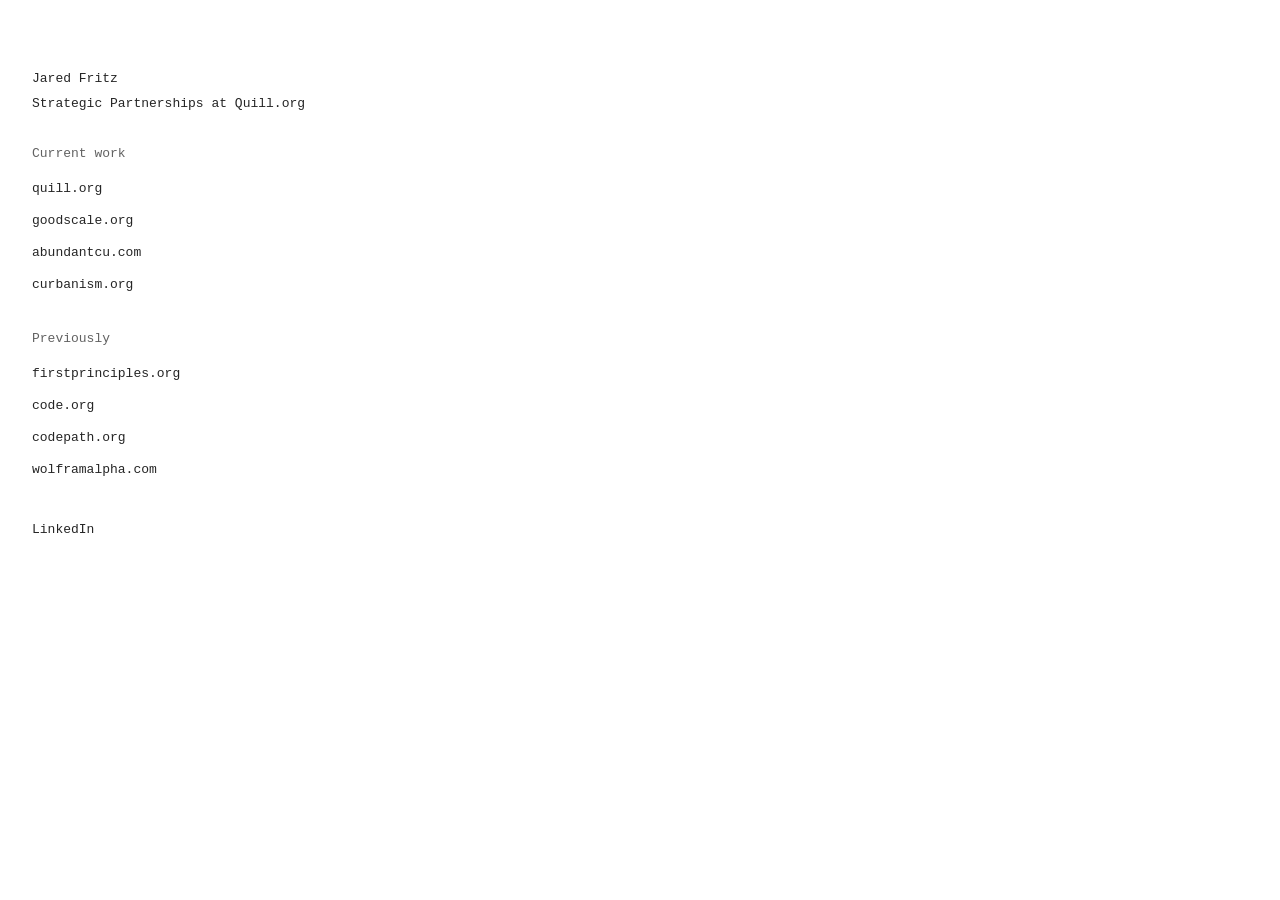
<file: index.html>
<!doctype html>
<html lang="en">
<head>
<meta charset="utf-8"><meta name="viewport" content="width=device-width,initial-scale=1">
<title>Jared Fritz</title><meta name="description" content="Current work, previous organizations, and links to find Jared Fritz online.">
<link rel="stylesheet" href="assets/site.css">
<style>
.home-name{margin-bottom:4px}
.home-role{margin:0 0 28px;max-width:100%;overflow-wrap:break-word}
.home-role a{display:inline-block}
.home-main a{text-decoration:none;text-decoration-thickness:1px;text-underline-offset:4px}
.home-main a:hover{text-decoration:underline;text-decoration-thickness:1px;text-decoration-style:solid;text-underline-offset:4px}
.home-main a:focus-visible{outline:2px solid #205d4d;outline-offset:4px;border-radius:2px;text-decoration:underline;text-decoration-thickness:1px;text-underline-offset:4px}
@media(pointer:coarse){.home-links a{min-height:44px}.home-role a{min-height:44px;display:inline-flex;align-items:center}}
@media(prefers-reduced-motion:no-preference){.home-main a{transition:color .15s ease,text-decoration-color .15s ease}}
.work-group{margin:0 0 28px}
.work-group h2{font:inherit;margin:0 0 8px;color:#626262}
</style>
<link rel="icon" href="/favicon.ico" sizes="16x16 32x32 48x48">
<link rel="icon" href="/favicon.svg" type="image/svg+xml" sizes="any">
<link rel="apple-touch-icon" href="/apple-touch-icon.png" sizes="180x180">
<link rel="manifest" href="/site.webmanifest">

<link rel="canonical" href="https://jaredfritz.com/">
<meta property="og:type" content="website">
<meta property="og:site_name" content="Jared Fritz">
<meta property="og:title" content="Jared Fritz">
<meta property="og:description" content="Current work, previous organizations, and links to find Jared Fritz online.">
<meta property="og:url" content="https://jaredfritz.com/">
<meta property="og:image" content="https://jaredfritz.com/assets/brand/social-preview.png">
<meta property="og:image:type" content="image/png">
<meta property="og:image:width" content="1200">
<meta property="og:image:height" content="630">
<meta property="og:image:alt" content="Jared Fritz with the geometric JF monogram on a white background">
<meta name="twitter:card" content="summary_large_image">
<meta name="twitter:title" content="Jared Fritz">
<meta name="twitter:description" content="Current work, previous organizations, and links to find Jared Fritz online.">
<meta name="twitter:image" content="https://jaredfritz.com/assets/brand/social-preview.png">
<meta name="twitter:image:alt" content="Jared Fritz with the geometric JF monogram on a white background">
</head>
<body class="home-page">
<main class="home-main">
<h1 class="home-name">Jared Fritz</h1>
<p class="home-role">Strategic Partnerships at <a href="https://quill.org">Quill.org</a></p>
<section class="work-group" aria-label="Current work">
<h2>Current work</h2>
<nav class="home-links" aria-label="Current work links">
<a href="https://quill.org">quill.org</a>
<a href="https://goodscale.org">goodscale.org</a>
<a href="https://abundantcu.com">abundantcu.com</a>
<a href="https://curbanism.org">curbanism.org</a>
</nav>
</section>
<section class="work-group" aria-label="Previously">
<h2>Previously</h2>
<nav class="home-links" aria-label="Previously links">
<a href="https://firstprinciples.org">firstprinciples.org</a>
<a href="https://code.org">code.org</a>
<a href="https://codepath.org">codepath.org</a>
<a href="https://wolframalpha.com">wolframalpha.com</a>
</nav>
</section>
<nav class="home-links" aria-label="Personal links">
<a href="https://www.linkedin.com/in/jaredfritz">LinkedIn</a>
</nav>
</main>
</body>
</html>
</file>
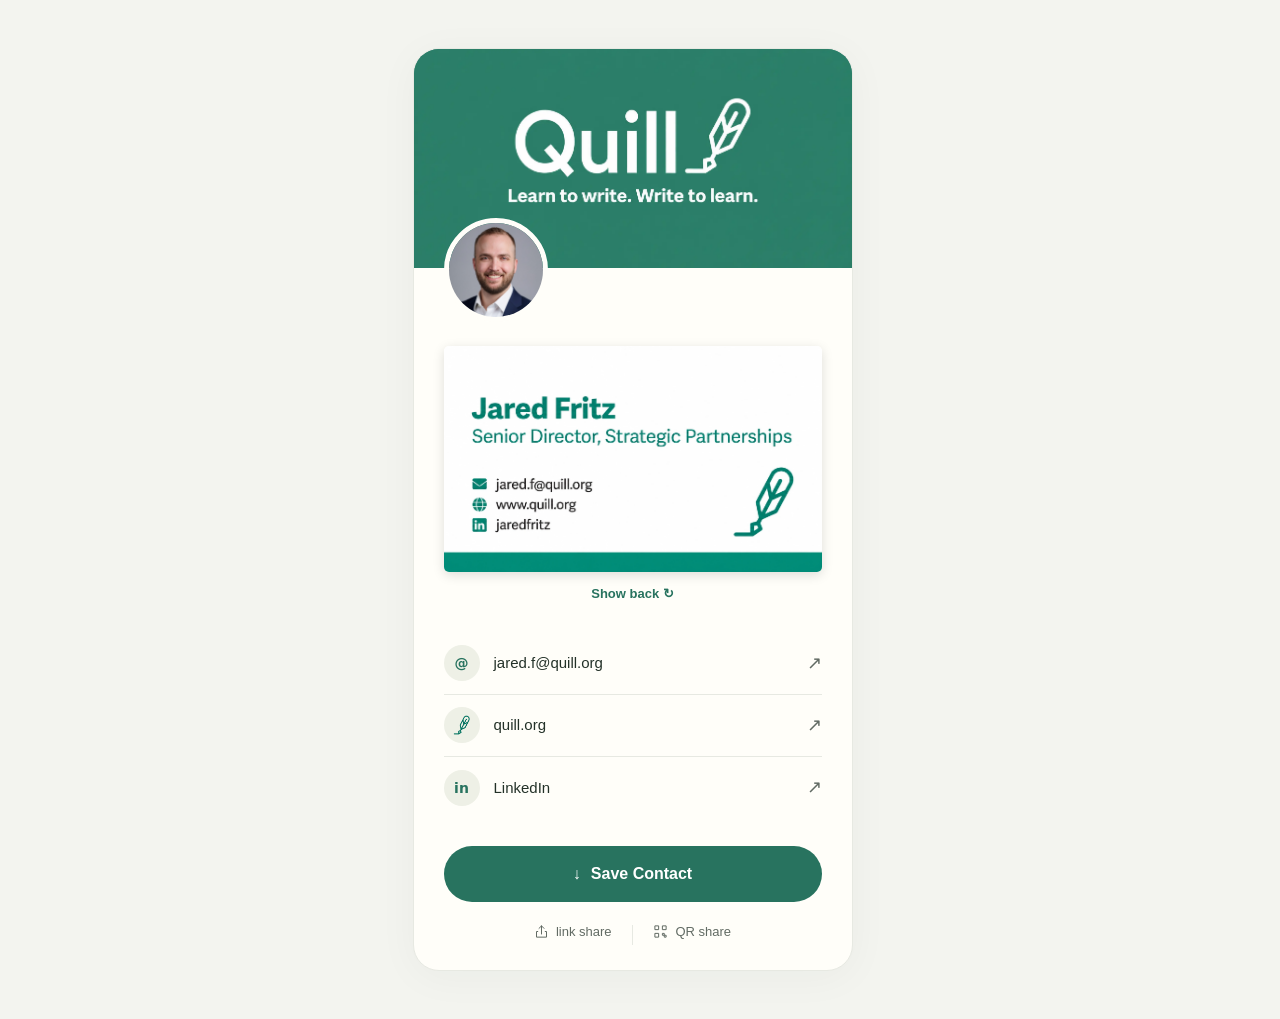
<file: card/index.html>
<!doctype html>
<html lang="en">
<head>
<meta charset="utf-8"><meta name="viewport" content="width=device-width,initial-scale=1">
<meta name="robots" content="noindex, nofollow, noarchive, nosnippet, noimageindex">
<meta name="referrer" content="no-referrer">
<meta name="description" content="Connect with Jared Fritz and save his contact details."><title>Jared Fritz — Card</title>
<link rel="stylesheet" href="../assets/site.css"><script defer src="../assets/contact.js"></script>
<link rel="icon" href="/favicon.ico" sizes="16x16 32x32 48x48">
<link rel="icon" href="/favicon.svg" type="image/svg+xml" sizes="any">
<link rel="apple-touch-icon" href="/apple-touch-icon.png" sizes="180x180">
<link rel="manifest" href="/site.webmanifest">

<link rel="canonical" href="https://jaredfritz.com/card/">
<meta property="og:type" content="website">
<meta property="og:site_name" content="Jared Fritz">
<meta property="og:title" content="Jared Fritz — Card">
<meta property="og:description" content="Connect with Jared Fritz and save his contact details.">
<meta property="og:url" content="https://jaredfritz.com/card/">
<meta property="og:image" content="https://jaredfritz.com/assets/brand/social-preview.png">
<meta property="og:image:type" content="image/png">
<meta property="og:image:width" content="1200">
<meta property="og:image:height" content="630">
<meta property="og:image:alt" content="Jared Fritz with the geometric JF monogram on a white background">
<meta name="twitter:card" content="summary_large_image">
<meta name="twitter:title" content="Jared Fritz — Card">
<meta name="twitter:description" content="Connect with Jared Fritz and save his contact details.">
<meta name="twitter:image" content="https://jaredfritz.com/assets/brand/social-preview.png">
<meta name="twitter:image:alt" content="Jared Fritz with the geometric JF monogram on a white background">
</head>
<body>
<main class="contact-card" aria-labelledby="name">
<div class="cover" id="cover"><span class="cover-placeholder">Cover photo to come</span></div>
<div class="card-body">
<div class="identity-top"><div class="portrait" id="portrait" aria-label="Profile photo placeholder">JF</div></div>
<h1 class="sr-only" id="name">Jared Fritz</h1>

<section class="physical-card" aria-label="Physical business card">
<details class="card-flip" id="card-flip">
<summary aria-label="Flip business card">
<span class="card-flip-inner">
<img class="card-face card-front" src="../assets/business-card-front.webp" alt="Jared Fritz, Senior Director, Strategic Partnerships. jared.f@quill.org. www.quill.org. LinkedIn: jaredfritz.">
<img class="card-face card-back" aria-hidden="true" src="../assets/business-card-back.webp" alt="Quill. Learn to write. Write to learn.">
</span>
<span class="flip-hint"><span class="show-back">Show back ↻</span><span class="show-front">Show front ↻</span></span>
</summary>
</details>

</section>
<nav class="contact-links" id="links" aria-label="Contact options"></nav>
<p class="status" id="status" role="status" aria-live="polite"></p>
<div class="actions"><button class="save" id="save" type="button"><span aria-hidden="true">↓</span> Save Contact</button></div>
<div class="share-actions">
<button class="share-card" id="share-card" type="button"><svg aria-hidden="true" viewBox="0 0 24 24" width="15" height="15" fill="none" stroke="currentColor" stroke-width="1.6" stroke-linecap="round" stroke-linejoin="round"><path d="M12 16V3m-4 4 4-4 4 4M6 12H4v9h16v-9h-2"/></svg> link share</button>
<span class="share-divider" aria-hidden="true"></span>
<button class="share-card" id="share-qr" type="button" aria-haspopup="dialog" aria-controls="qr-share"><svg aria-hidden="true" viewBox="0 0 24 24" width="15" height="15" fill="none" stroke="currentColor" stroke-width="1.6"><path d="M3 3h6v6H3zM15 3h6v6h-6zM3 15h6v6H3zM15 15h3v3h-3zM18 18h3v3h-3z"/></svg> QR share</button>
<input id="share-url" class="share-url" type="text" readonly hidden aria-label="Card link to copy">
</div>




</div>
</main>
<dialog class="qr-share" id="qr-share" aria-label="QR code to share Jared Fritz’s card">
<button class="qr-close" id="qr-close" type="button" aria-label="Close QR code" autofocus><svg aria-hidden="true" viewBox="0 0 24 24" width="18" height="18" fill="none" stroke="currentColor" stroke-width="1.6"><path d="m6 6 12 12M18 6 6 18"/></svg></button>
<img src="../assets/card-qr.svg" width="264" height="264" alt="QR code for https://jaredfritz.com/card/">
</dialog>
<dialog class="card-welcome" id="card-welcome" tabindex="-1" style="outline:none" aria-label="Welcome — Jared Fritz business card">
<div class="welcome-content">
<div class="welcome-card" id="welcome-card">
<div class="welcome-rotor">
<img class="welcome-face welcome-logo" src="../assets/business-card-back.webp" alt="Quill. Learn to write. Write to learn.">
<img class="welcome-face welcome-contact" src="../assets/business-card-front.webp" alt="Jared Fritz, Senior Director, Strategic Partnerships. jared.f@quill.org. www.quill.org. LinkedIn: jaredfritz." aria-hidden="true">
</div>
</div>


</div>
</dialog>
</body>
</html>
</file>
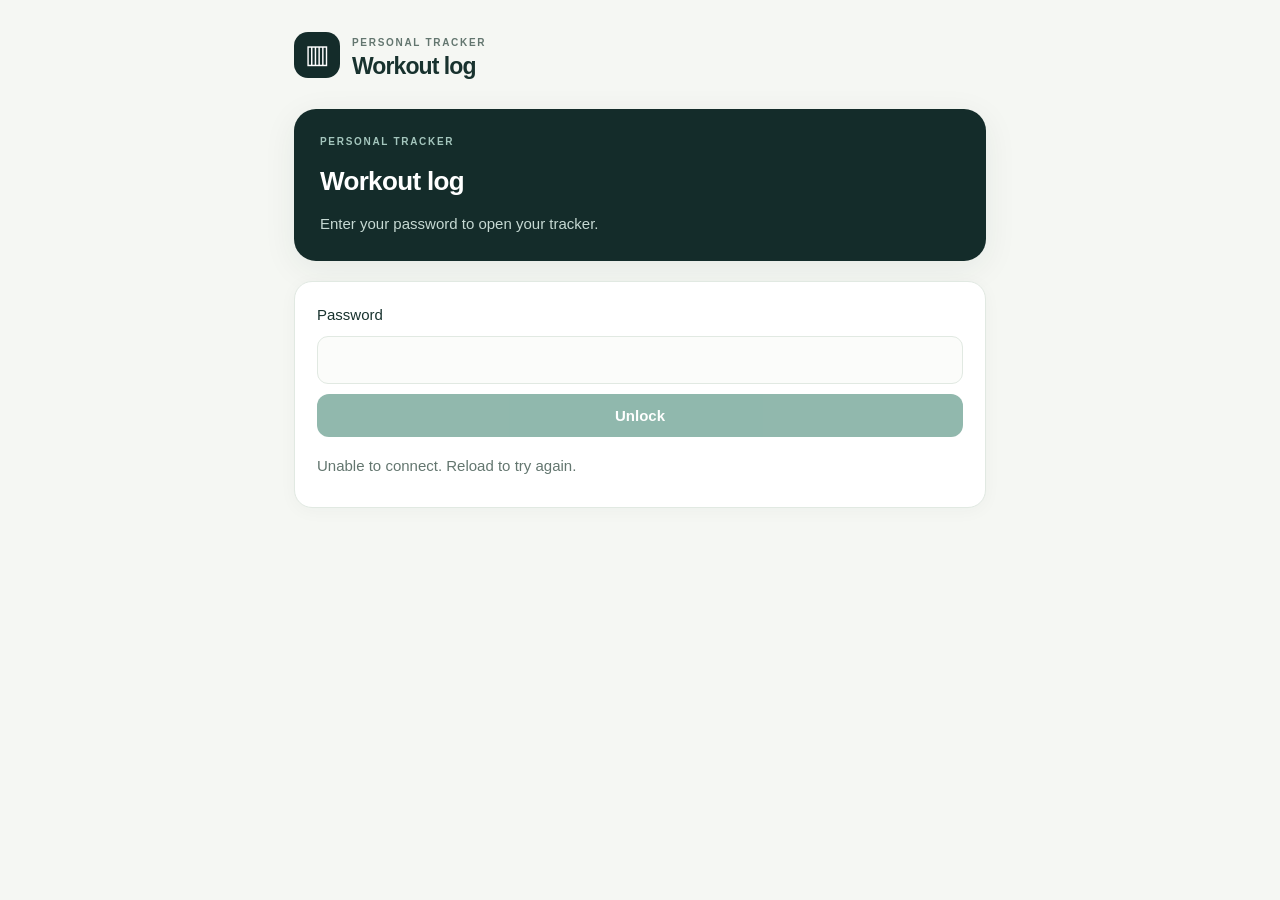
<file: workout/index.html>
<!doctype html>
<html lang="en">
<head>
<meta charset="utf-8">
<meta name="viewport" content="width=device-width,initial-scale=1,viewport-fit=cover">
<meta name="robots" content="noindex,nofollow,noarchive,nosnippet,noimageindex">
<meta name="referrer" content="no-referrer">
<meta name="theme-color" content="#142c2a">
<title>Workout Log</title>
<link rel="icon" href="/favicon.svg" type="image/svg+xml">
<link rel="manifest" href="./manifest.webmanifest">
<link rel="stylesheet" href="./style.css">
</head>
<body>
<div class="app">
  <header class="topbar">
    <div class="brand"><span class="brand-icon">▥</span><div><span class="eyebrow">PERSONAL TRACKER</span><h1>Workout log</h1></div></div>
    <button class="icon-btn" id="account-button" data-act="account" aria-label="Account and sync settings" title="Account">⚙</button>
  </header>
  <div id="sync-banner" class="sync-banner" role="status" aria-live="polite"></div>
  <main id="screen" class="main"></main>
  <nav class="bottom-nav" aria-label="App navigation">
    <button data-nav="today" class="active"><span class="nav-icon">▤</span>Today</button>
    <button data-nav="history"><span class="nav-icon">◷</span>History</button>
    <button data-nav="progress"><span class="nav-icon">↗</span>Progress</button>
  </nav>
</div>
<dialog id="exercise-dialog" class="dialog" aria-labelledby="exercise-dialog-title">
  <div class="dialog-head"><h2 id="exercise-dialog-title">Add exercise</h2><button data-act="close-exercises" aria-label="Close" class="icon-btn">✕</button></div>
  <input type="search" id="exercise-search" class="search" placeholder="Search exercises" autocomplete="off" aria-label="Search exercises">
  <div class="exercise-sort"><label for="exercise-sort">Sort exercises</label><select id="exercise-sort"><option value="name">Name (A–Z)</option><option value="oldest">Last logged: oldest first</option><option value="newest">Last logged: newest first</option></select></div>
  <div id="exercise-filters" class="filters"></div>
  <div id="exercise-list" class="exercise-list"></div>
  <form id="custom-exercise-form" class="custom-form">
    <label for="custom-name">New exercise</label>
    <div class="inline"><input id="custom-name" name="name" maxlength="80" required placeholder="Exercise name"><select id="custom-category" name="category" aria-label="Category"><option>Push</option><option>Pull</option><option>Legs</option><option>Shoulders</option><option>Arms</option><option>Cardio</option><option>Core</option><option>Other</option></select></div>
    <button type="submit" class="btn light full">Create and add</button>
  </form>
</dialog>
<dialog id="account-dialog" class="dialog" aria-labelledby="account-title">
  <div class="dialog-head"><h2 id="account-title">Settings & sync</h2><button data-act="close-account" class="icon-btn" aria-label="Close">✕</button></div>
  <div id="account-content"></div>
</dialog>
<input type="file" id="import-file" accept=".json,application/json" hidden>
<div id="toast" role="status" aria-live="polite" class="toast" hidden></div>
<script src="./config.js"></script>
<script type="module" src="./app.js"></script>
</body>
</html>
</file>
<file: assets/site.css>
:root{color-scheme:light;--jf-ink:#233128;--jf-muted:#626b64;--jf-paper:#fffef9;--jf-page:#f3f4ef;--jf-cover:#327d6b;--jf-line:#e7e9e2;--jf-soft:#eef0e6;--jf-accent:#28735f}*{box-sizing:border-box}body{margin:0;color:var(--jf-ink);font:16px/1.5 -apple-system,BlinkMacSystemFont,"Segoe UI",sans-serif;background:var(--jf-page)}a{color:inherit;text-decoration:none}a:focus-visible,button:focus-visible{outline:3px solid #657642;outline-offset:4px}button,a{-webkit-tap-highlight-color:transparent}button{font:inherit}button:disabled{opacity:.5;cursor:not-allowed}[hidden]{display:none!important}.contact-card{max-width:440px;margin:0 auto;background:var(--jf-paper);min-height:100svh;overflow:hidden}.cover{position:relative;aspect-ratio:2/1;height:auto;background:var(--jf-cover);display:grid;place-items:center;color:#45513e;overflow:hidden}.cover img{position:absolute;inset:0;height:100%;width:100%;object-fit:cover}.cover-placeholder{font:12px ui-monospace,SFMono-Regular,Consolas,monospace;letter-spacing:.03em}.card-body{padding:0 26px 24px}.identity-top{display:flex;justify-content:space-between;align-items:flex-end;position:relative;margin-top:-50px;margin-bottom:18px;gap:20px}.portrait{width:104px;height:104px;flex-shrink:0;border:5px solid var(--jf-paper);border-radius:50%;background:var(--jf-soft);color:var(--jf-accent);display:grid;place-items:center;font:500 30px/1 system-ui;overflow:hidden}.portrait img{width:100%;height:100%;object-fit:cover}.card-name{font-size:32px;line-height:1.15;letter-spacing:-.045em;font-weight:650;margin:0 0 10px}.card-title{font-size:15px;line-height:1.5;color:var(--jf-muted);margin:0;max-width:320px}.card-org{font-size:15px;line-height:1.5;color:var(--jf-muted);margin:0}.contact-links{margin-top:29px;display:flex;flex-direction:column}.contact-link{min-height:62px;display:flex;align-items:center;gap:14px;border-bottom:1px solid var(--jf-line);padding:10px 0}.contact-link:last-child{border:0}.contact-link:hover .contact-label{text-decoration:underline;text-underline-offset:4px}.contact-icon{width:36px;height:36px;border-radius:50%;display:grid;place-items:center;flex-shrink:0;background:var(--jf-soft);color:var(--jf-accent);font:600 14px system-ui}.contact-label{flex:1;min-width:0;font-size:15px;font-weight:500;overflow-wrap:anywhere}.contact-arrow{font-size:18px;color:var(--jf-muted);padding-left:4px}.actions{padding-top:27px}.save{background:var(--jf-accent);color:#fff;border:0;border-radius:999px;min-height:56px;width:100%;display:flex;align-items:center;justify-content:center;gap:10px;font-size:16px;font-weight:600;cursor:pointer}.save:hover{background:#205d4d}.save-help{margin:10px 0 0;text-align:center;font-size:12px;color:var(--jf-muted)}.notice{padding:10px 12px;margin:18px 0 0;background:var(--jf-soft);border-radius:8px;font-size:12px;color:var(--jf-muted)}.status{font-size:13px;line-height:1.5;color:var(--jf-muted);margin:0}.status:not(:empty){margin-top:12px}.home-page{background:white;color:#252525;font:13px/1.65 ui-monospace,SFMono-Regular,Menlo,Consolas,"Liberation Mono",monospace;padding:24px;min-height:100svh}.home-main{max-width:540px;margin:40px 0 0}.home-name{font:inherit;margin:0 0 9px}.home-role{margin:0 0 24px}.home-role a{text-decoration:underline;text-underline-offset:3px}.home-links{display:flex;flex-direction:column;align-items:flex-start;gap:0}.home-links a{display:flex;align-items:center;min-height:44px;text-decoration:underline;text-decoration-thickness:1px;text-underline-offset:4px}.home-links a:hover{text-decoration-style:dotted}@media(min-width:600px){.contact-card{margin:48px auto;min-height:0;border-radius:26px;box-shadow:0 6px 42px #2431270a;border:1px solid var(--jf-line)}.card-body{padding:0 30px 16px}.home-page{padding:28px 32px}.home-links a{min-height:32px}}@media(max-width:359px){.identity-top{margin-top:-40px}.card-body{padding-left:22px;padding-right:22px}.card-name{font-size:30px}.card-title{font-size:14px}.identity-top{margin-bottom:15px}.contact-links{margin-top:22px}}@media(prefers-reduced-motion:no-preference){.save{transition:background .15s ease}}

.physical-card{margin-top:24px;text-align:center}
.card-flip{display:block;width:100%}
.card-flip summary{display:block;list-style:none;cursor:pointer;-webkit-tap-highlight-color:transparent}
.card-flip summary::-webkit-details-marker{display:none}
.card-flip summary:focus-visible{outline:3px solid #31836f;outline-offset:6px;border-radius:5px}
.card-flip summary{perspective:1400px}
.card-flip-inner{display:block;position:relative;aspect-ratio:1.67;transform-style:preserve-3d;transition:transform .6s ease}
.card-face{display:block;position:absolute;inset:0;width:100%;height:100%;object-fit:fill;border-radius:5px;backface-visibility:hidden;-webkit-backface-visibility:hidden;box-shadow:0 3px 12px #0002}
.card-back{transform:rotateY(180deg)}
.card-flip[open] .card-flip-inner{transform:rotateY(180deg)}
.card-flip .show-front{display:none}
.card-flip[open] .show-back{display:none}
.card-flip[open] .show-front{display:inline}
.flip-hint{display:block;margin-top:12px;color:var(--jf-accent);font-size:13px;font-weight:600}

.card-welcome{padding:0;margin:0;border:0;background:transparent;color:white;width:100vw;height:100dvh;max-width:none;max-height:none;overflow:hidden}
.card-welcome::backdrop{background:rgb(18 31 27 / .78);backdrop-filter:blur(5px);transition:background .7s ease,backdrop-filter .7s ease}
.card-welcome.is-landing::backdrop{background:transparent;backdrop-filter:blur(0)}
body.welcome-open{overflow:hidden}
.welcome-content{display:flex;align-items:center;justify-content:center;width:100%;height:100%;text-align:center}
.welcome-card{display:block;padding:0;border:0;background:transparent;cursor:pointer;perspective:1400px;width:min(712px,calc(100% - 48px),calc((100dvh - 48px)*1.67))}
.welcome-rotor{display:block;position:relative;aspect-ratio:1.67;transform-style:preserve-3d;transition:transform .6s ease}
.welcome-card.is-flipped .welcome-rotor{transform:rotateY(180deg)}
.welcome-face{position:absolute;inset:0;width:100%;height:100%;object-fit:fill;border-radius:8px;backface-visibility:hidden;-webkit-backface-visibility:hidden;box-shadow:0 14px 50px #0003}
.welcome-contact{transform:rotateY(180deg)}
@media(prefers-reduced-motion:reduce){.welcome-rotor,.card-flip-inner{transition:none}}

.sr-only{position:absolute;width:1px;height:1px;padding:0;margin:-1px;overflow:hidden;clip-path:inset(50%);white-space:nowrap;border:0}

.card-welcome.is-landing .welcome-face{border-radius:5px;box-shadow:0 3px 12px #0002;transition:border-radius .7s ease,box-shadow .7s ease}

html{scrollbar-gutter:stable}

.share-actions{text-align:center;margin-top:8px}
.share-card{display:inline-flex;align-items:center;justify-content:center;gap:7px;min-height:44px;padding:0 12px;border:0;border-radius:6px;background:transparent;color:var(--jf-muted);font-size:13px;cursor:pointer}
.share-card:hover{color:var(--jf-accent);text-decoration:underline;text-underline-offset:3px}
.share-url{display:block;width:100%;margin:4px 0 0;padding:10px;border:1px solid var(--jf-line);border-radius:6px;background:white;color:var(--jf-ink);font:inherit;font-size:13px}

.share-divider{display:inline-block;height:20px;width:1px;vertical-align:middle;background:var(--jf-line);margin:0 4px}
.qr-share{padding:48px 24px 24px;border:0;border-radius:20px;background:var(--jf-paper);width:330px;max-width:calc(100vw - 32px);max-height:calc(100dvh - 32px);overflow:auto}
.qr-share::backdrop{background:rgb(18 31 27 / .65)}
.qr-share img{display:block;width:100%;height:auto;background:white}
.qr-close{position:absolute;top:4px;right:4px;display:grid;place-items:center;width:44px;height:44px;padding:0;border:0;border-radius:50%;background:transparent;color:var(--jf-muted);cursor:pointer}
.qr-close:hover{color:var(--jf-ink)}
body.qr-open{overflow:hidden}
</file>
<file: workout/style.css>
:root{color-scheme:light;--ink:#18322e;--muted:#63766f;--bg:#f5f7f3;--surface:#fff;--line:#e1e9e2;--accent:#24735d;--pale:#e7f2ea;--navy:#142c2a;--danger:#a84740;--shadow:0 8px 34px rgba(32,61,48,.07)}
*{box-sizing:border-box}html{scroll-behavior:smooth}body{margin:0;background:var(--bg);color:var(--ink);font:15px/1.45 -apple-system,BlinkMacSystemFont,"Segoe UI",Roboto,Arial,sans-serif}button,input,select,textarea{font:inherit}button{cursor:pointer}button:disabled{opacity:.5;cursor:not-allowed}a{color:var(--accent)}:focus-visible{outline:3px solid #87b8a2;outline-offset:2px}[hidden]{display:none!important}
.app{max-width:740px;margin:auto;min-height:100dvh;padding:0 18px 110px}.topbar{display:flex;align-items:center;justify-content:space-between;padding:24px 0 16px;gap:18px}.brand{display:flex;align-items:center;gap:12px}.brand-icon{display:grid;place-items:center;width:46px;height:46px;background:var(--navy);color:white;font-size:26px;border-radius:14px}.eyebrow{font-size:10px;letter-spacing:.17em;font-weight:750;color:var(--muted)}h1{font-size:23px;letter-spacing:-.04em;margin:1px 0 0;line-height:1.15}h2{font-size:20px;letter-spacing:-.025em;margin:0}h3{font-size:16px;margin:0}p{margin:8px 0}small,.subtle{color:var(--muted)}.icon-btn{background:var(--surface);width:42px;height:42px;border:1px solid var(--line);border-radius:13px;font-size:20px;color:var(--ink)}.main{display:grid;gap:18px}.sync-banner{font-size:12px;color:var(--muted);padding:0 0 14px;display:flex;align-items:center;gap:7px}.dot{width:7px;height:7px;background:#c28c40;border-radius:50%;display:inline-block}.dot.online{background:#3a9972}
.hero{background:var(--navy);color:#fff;border-radius:22px;padding:22px;box-shadow:var(--shadow);display:grid;gap:13px}.hero .eyebrow{color:#a4c6bd}.hero h2{font-size:26px}.hero p{color:#c6d9d3;margin:0}.hero .btn{background:#d3f5dc;color:#173b32}.row{display:flex;justify-content:space-between;align-items:center;gap:10px}.row.wrap{flex-wrap:wrap}.stack{display:grid;gap:10px}.card{border:1px solid var(--line);background:var(--surface);border-radius:18px;padding:17px;box-shadow:0 3px 18px rgba(31,62,47,.035)}.card-title{display:flex;align-items:center;justify-content:space-between;gap:12px;margin:0 0 12px}.card-title h2{font-size:17px}.card h3{margin:0}.kicker{font-size:11px;text-transform:uppercase;letter-spacing:.12em;color:var(--muted);font-weight:750}.muted{color:var(--muted)}.btn{border:0;border-radius:12px;padding:11px 15px;font-weight:700;min-height:43px;display:inline-flex;align-items:center;justify-content:center;gap:8px;background:var(--accent);color:white;white-space:nowrap}.btn.light{background:var(--pale);color:var(--accent)}.btn.ghost{border:1px solid var(--line);background:#fff;color:var(--ink)}.btn.danger{background:#fbe8e5;color:var(--danger)}.btn.full{width:100%}.btn.sm{font-size:12px;padding:7px 11px;min-height:34px}.btn:active{transform:translateY(1px)}.section-head{display:flex;justify-content:space-between;align-items:center;margin:2px 0 9px}.section-head h2{font-size:19px}.hint{font-size:12px;color:var(--muted)}.pill{border-radius:100px;padding:5px 9px;background:var(--pale);color:var(--accent);font-size:11px;font-weight:750}.pill.gray{background:#eef0ed;color:var(--muted)}.filters{display:flex;gap:7px;overflow:auto;padding:9px 0;scrollbar-width:none}.filters::-webkit-scrollbar{display:none}.chip{border:1px solid var(--line);border-radius:100px;background:white;color:var(--muted);padding:8px 12px;white-space:nowrap;font-size:12px;font-weight:650}.chip.selected{border-color:var(--accent);background:var(--pale);color:var(--accent)}.template-row{display:flex;gap:8px;overflow:auto;padding:0 0 3px}.template-row .btn{flex-shrink:0}
.exercise-card{display:grid;gap:13px}.exercise-head{display:flex;justify-content:space-between;align-items:flex-start;gap:8px}.exercise-head h3{font-size:17px;line-height:1.25}.exercise-meta{font-size:12px;color:var(--muted);margin-top:4px}.set-table{display:grid;gap:8px}.set-head,.set-line{display:grid;grid-template-columns:28px minmax(74px,1fr) minmax(65px,.8fr) 40px;gap:9px;align-items:center}.set-head{font-size:11px;text-transform:uppercase;letter-spacing:.08em;color:var(--muted);font-weight:750}.set-number{font-size:13px;color:var(--muted);font-weight:750;text-align:center}.field{width:100%;min-width:0;border:1px solid var(--line);border-radius:10px;background:#f9fbf8;text-align:center;height:44px;padding:4px;font-weight:650;font-size:16px;color:var(--ink);appearance:textfield}.field::-webkit-inner-spin-button,.field::-webkit-outer-spin-button{-webkit-appearance:none;margin:0}.check-btn{border:1px solid var(--line);background:#fff;color:#adc1b6;width:40px;height:42px;border-radius:11px;font-size:22px}.check-btn.done{color:#fff;background:var(--accent);border-color:var(--accent)}.exercise-footer{display:flex;align-items:center;gap:7px;flex-wrap:wrap}.text-button{border:0;background:transparent;padding:6px 0;font-size:12px;font-weight:750;color:var(--accent)}.text-button.danger{color:var(--danger)}.spacer{flex:1}.metrics{display:grid;grid-template-columns:repeat(3,minmax(0,1fr));gap:9px}.metric{background:#f0f5ef;border-radius:14px;padding:13px 10px}.metric b{display:block;font-size:22px;letter-spacing:-.04em}.metric span{font-size:11px;color:var(--muted);font-weight:600}.empty{padding:28px 18px;text-align:center;border:1px dashed #c9d8cf;border-radius:16px;background:#fdfefd}.empty h3{font-size:18px}.empty p{font-size:13px;color:var(--muted)}.workout-row{border-bottom:1px solid var(--line);display:flex;justify-content:space-between;align-items:center;gap:12px;padding:13px 0}.workout-row:last-child{border-bottom:0}.workout-row button{background:transparent;border:0;padding:0;text-align:left;color:var(--ink);flex:1}.workout-row .date{font-weight:750}.workout-row .summary{font-size:12px;color:var(--muted);margin-top:3px}.trend{width:100%;height:120px;background:#f7faf6;border-radius:12px;margin-top:12px}.category-grid{display:grid;gap:11px}.bar-row{display:grid;grid-template-columns:95px 1fr 24px;gap:10px;align-items:center;font-size:12px}.bar{height:9px;border-radius:99px;background:#ecf0ed;overflow:hidden}.bar>span{height:100%;background:var(--accent);display:block;border-radius:99px}.bottom-nav{position:fixed;bottom:0;left:50%;transform:translateX(-50%);width:min(100%,740px);height:calc(72px + env(safe-area-inset-bottom));padding:7px 12px calc(7px + env(safe-area-inset-bottom));background:rgba(255,255,255,.96);border-top:1px solid var(--line);display:grid;grid-template-columns:repeat(3,1fr);z-index:4;backdrop-filter:blur(14px)}.bottom-nav button{border:0;background:transparent;color:var(--muted);display:grid;place-content:center;gap:0;font-size:11px;font-weight:750}.bottom-nav button.active{color:var(--accent)}.nav-icon{font-size:25px;line-height:1.1}.dialog{width:min(580px,100vw);max-height:calc(100dvh - 28px);border:1px solid var(--line);border-radius:22px;padding:22px;background:white;color:var(--ink);box-shadow:0 16px 75px #1f383633;overflow:auto}.dialog::backdrop{background:rgba(15,38,34,.62);backdrop-filter:blur(3px)}.dialog-head{display:flex;justify-content:space-between;align-items:center;gap:10px;margin-bottom:17px}.search,.custom-form input,.custom-form select,.account-input,.note-input{width:100%;border-radius:11px;border:1px solid var(--line);padding:12px;background:#fbfcfa;color:var(--ink);min-width:0}.exercise-list{max-height:40vh;overflow-y:auto}.picker-row{display:flex;align-items:center;justify-content:space-between;gap:10px;border-bottom:1px solid var(--line);padding:12px 0}.picker-row:last-child{border-bottom:0}.picker-row button{min-width:64px}.custom-form{margin-top:17px;border-top:1px solid var(--line);padding-top:13px;display:grid;gap:10px}.custom-form label{font-weight:700}.inline{display:flex;gap:9px}.inline>*{min-width:0}.inline input{flex:1}.inline select{max-width:125px}.account-status{margin-bottom:14px;padding:12px;background:var(--bg);border-radius:12px;font-size:13px}.form-stack{display:grid;gap:10px}.note-input{resize:vertical}.toast{position:fixed;bottom:88px;left:50%;transform:translateX(-50%);background:var(--navy);color:white;border-radius:12px;padding:12px 18px;font-weight:650;box-shadow:var(--shadow);z-index:10;max-width:calc(100vw - 30px);font-size:13px;white-space:normal}.readonly{font-size:12px;color:var(--muted);line-height:1.6}
@media(min-width:650px){.app{padding:0 24px 110px}.main{gap:20px}.topbar{padding-top:30px}.card{padding:22px}.hero{padding:26px}.set-head,.set-line{grid-template-columns:40px minmax(90px,1fr) minmax(90px,1fr) 46px}.field{height:49px}.check-btn{width:44px;height:46px}}
.logging-fields{display:grid;grid-template-columns:repeat(2,minmax(0,1fr));gap:12px}.log-field{display:grid;gap:7px;font-size:12px;font-weight:650;color:var(--muted)}.log-field .field{text-align:left;padding:10px 12px}.treadmill-fields{grid-template-columns:repeat(3,minmax(0,1fr))}.set-count{max-width:160px}.individual-sets{display:grid;gap:9px}.individual-set{display:grid;grid-template-columns:32px minmax(0,1fr) minmax(0,1fr);gap:12px;align-items:center}.set-labels{font-size:11px;color:var(--muted);text-transform:uppercase;letter-spacing:.04em}.recency{font-size:12px;color:var(--accent);font-weight:750;margin-top:3px}.exercise-card .hint{margin:0}.picker-row>div{min-width:0}.picker-row .hint{overflow-wrap:anywhere}
@media(max-width:380px){.treadmill-fields{grid-template-columns:1fr}.treadmill-fields .log-field{grid-template-columns:1fr 1fr;align-items:center}}
.history-edit-actions{display:grid;grid-template-columns:minmax(0,1fr) minmax(0,1fr);gap:12px}
.exercise-sort{display:grid;gap:6px;margin-top:12px;font-size:12px;font-weight:650;color:var(--muted)}.exercise-sort select{width:100%;min-width:0;padding:10px;border:1px solid var(--line);border-radius:10px;background:#fbfcfa;color:var(--ink);font:inherit}
</file>
